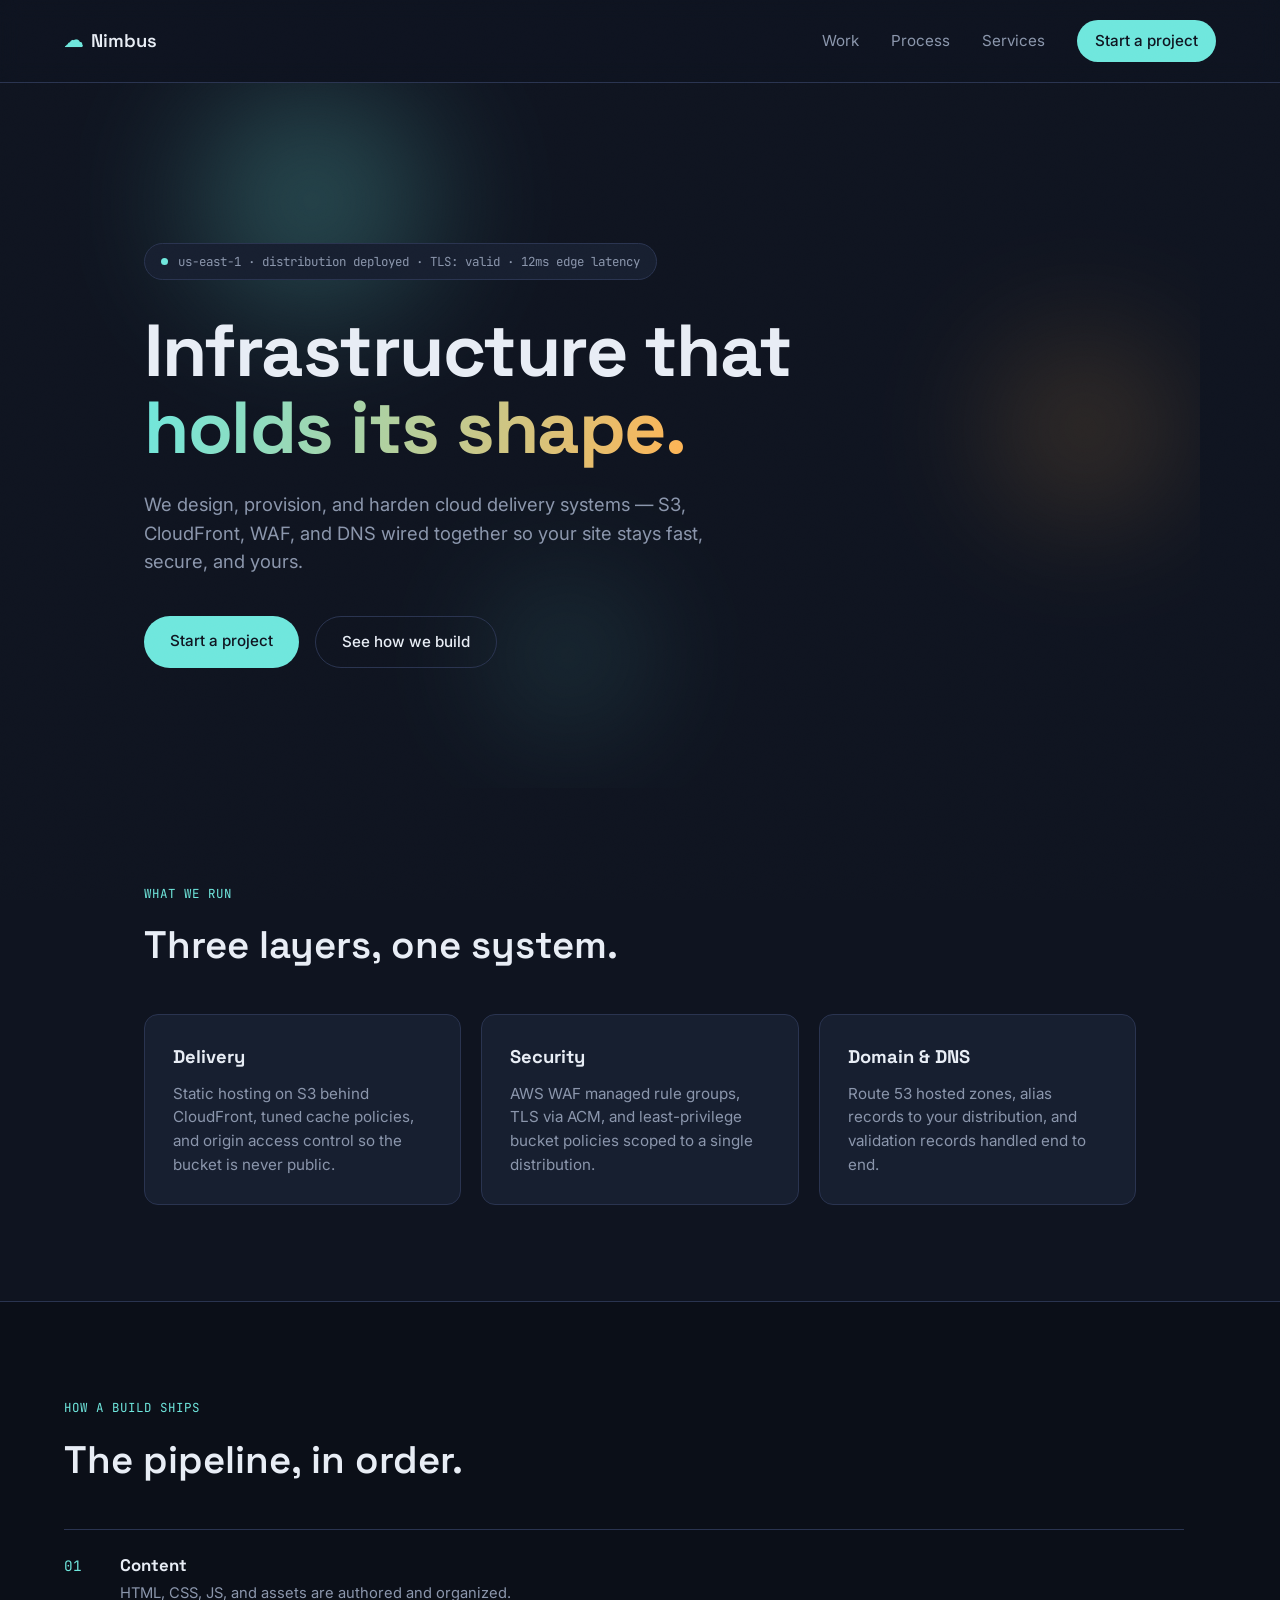
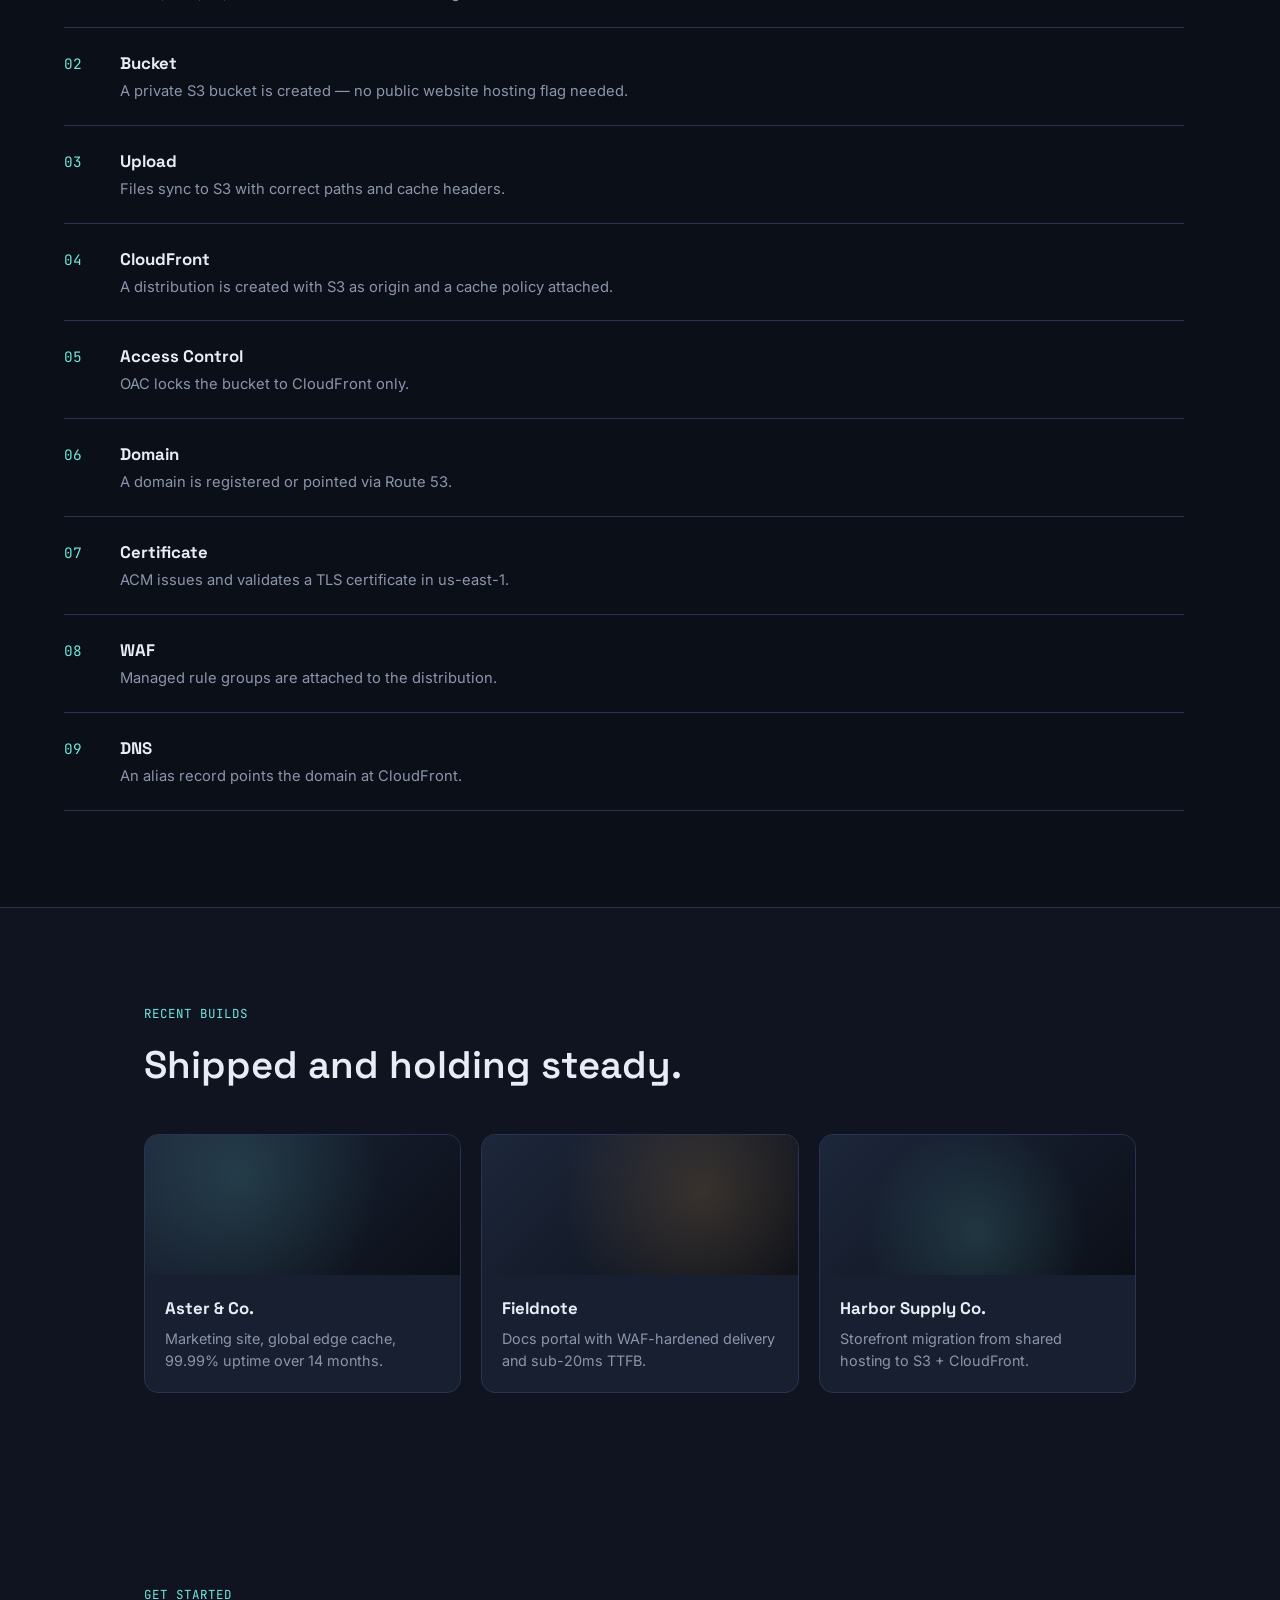
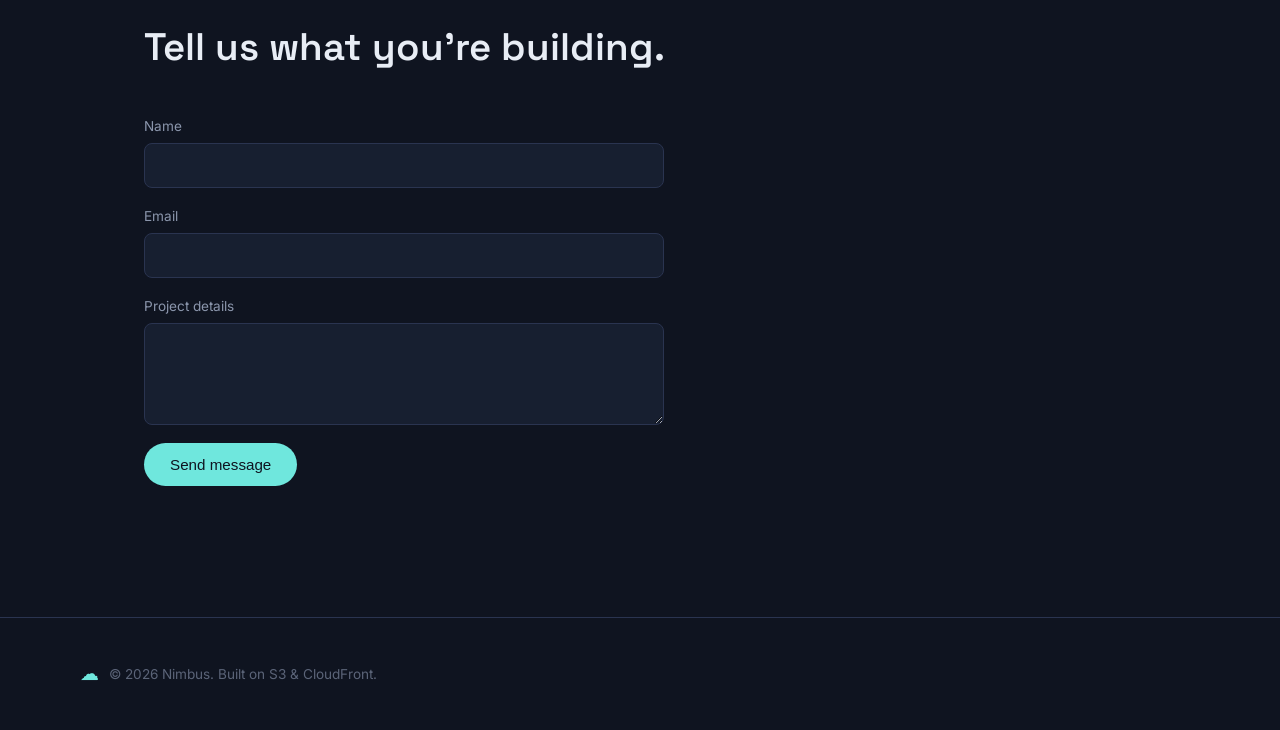
<file: index.html>
<!DOCTYPE html>
<html lang="en">
<head>
  <meta charset="UTF-8" />
  <meta name="viewport" content="width=device-width, initial-scale=1.0" />
  <title>Nimbus &mdash; Cloud Infrastructure, Built Right</title>
  <meta name="description" content="Nimbus designs and ships production-grade cloud infrastructure: static sites, CDNs, and secure delivery pipelines on AWS." />
  <link rel="preconnect" href="https://fonts.googleapis.com">
  <link rel="preconnect" href="https://fonts.gstatic.com" crossorigin>
  <link href="https://fonts.googleapis.com/css2?family=Space+Grotesk:wght@400;500;600;700&family=Inter:wght@400;500;600&family=JetBrains+Mono:wght@400;500&display=swap" rel="stylesheet">
  <link rel="stylesheet" href="css/style.css" />
</head>
<body>

  <div class="noise-overlay" aria-hidden="true"></div>

  <header class="site-header">
    <a href="#top" class="logo">
      <span class="logo-mark">&#9729;</span> Nimbus
    </a>
    <nav class="nav" aria-label="Primary">
      <a href="#work">Work</a>
      <a href="#process">Process</a>
      <a href="#services">Services</a>
      <a href="#contact" class="nav-cta">Start a project</a>
    </nav>
    <button class="nav-toggle" aria-label="Toggle menu" aria-expanded="false">
      <span></span><span></span><span></span>
    </button>
  </header>

  <main id="top">

    <!-- HERO -->
    <section class="hero">
      <div class="cloud-field" aria-hidden="true">
        <div class="nimbus nimbus-1"></div>
        <div class="nimbus nimbus-2"></div>
        <div class="nimbus nimbus-3"></div>
      </div>

      <div class="status-ticker" aria-hidden="true">
        <span class="status-dot"></span>
        <span id="statusText">us-east-1 &middot; distribution deployed &middot; TLS: valid &middot; 12ms edge latency</span>
      </div>

      <h1 class="hero-title">
        Infrastructure that<br />
        <span class="hero-title-accent">holds its shape.</span>
      </h1>
      <p class="hero-sub">
        We design, provision, and harden cloud delivery systems &mdash;
        S3, CloudFront, WAF, and DNS wired together so your site
        stays fast, secure, and yours.
      </p>
      <div class="hero-actions">
        <a href="#contact" class="btn btn-primary">Start a project</a>
        <a href="#process" class="btn btn-ghost">See how we build</a>
      </div>
    </section>

    <!-- SERVICES -->
    <section id="services" class="section">
      <p class="eyebrow">What we run</p>
      <h2 class="section-title">Three layers, one system.</h2>
      <div class="service-grid">
        <article class="service-card">
          <h3>Delivery</h3>
          <p>Static hosting on S3 behind CloudFront, tuned cache policies, and origin access control so the bucket is never public.</p>
        </article>
        <article class="service-card">
          <h3>Security</h3>
          <p>AWS WAF managed rule groups, TLS via ACM, and least-privilege bucket policies scoped to a single distribution.</p>
        </article>
        <article class="service-card">
          <h3>Domain &amp; DNS</h3>
          <p>Route 53 hosted zones, alias records to your distribution, and validation records handled end to end.</p>
        </article>
      </div>
    </section>

    <!-- PROCESS (real sequence, numbering is earned here) -->
    <section id="process" class="section section-alt">
      <p class="eyebrow">How a build ships</p>
      <h2 class="section-title">The pipeline, in order.</h2>
      <ol class="process-list">
        <li><span class="step-index">01</span><div><h4>Content</h4><p>HTML, CSS, JS, and assets are authored and organized.</p></div></li>
        <li><span class="step-index">02</span><div><h4>Bucket</h4><p>A private S3 bucket is created &mdash; no public website hosting flag needed.</p></div></li>
        <li><span class="step-index">03</span><div><h4>Upload</h4><p>Files sync to S3 with correct paths and cache headers.</p></div></li>
        <li><span class="step-index">04</span><div><h4>CloudFront</h4><p>A distribution is created with S3 as origin and a cache policy attached.</p></div></li>
        <li><span class="step-index">05</span><div><h4>Access Control</h4><p>OAC locks the bucket to CloudFront only.</p></div></li>
        <li><span class="step-index">06</span><div><h4>Domain</h4><p>A domain is registered or pointed via Route 53.</p></div></li>
        <li><span class="step-index">07</span><div><h4>Certificate</h4><p>ACM issues and validates a TLS certificate in us-east-1.</p></div></li>
        <li><span class="step-index">08</span><div><h4>WAF</h4><p>Managed rule groups are attached to the distribution.</p></div></li>
        <li><span class="step-index">09</span><div><h4>DNS</h4><p>An alias record points the domain at CloudFront.</p></div></li>
      </ol>
    </section>

    <!-- WORK -->
    <section id="work" class="section">
      <p class="eyebrow">Recent builds</p>
      <h2 class="section-title">Shipped and holding steady.</h2>
      <div class="work-grid">
        <article class="work-card">
          <div class="work-thumb work-thumb-1"></div>
          <h3>Aster &amp; Co.</h3>
          <p>Marketing site, global edge cache, 99.99% uptime over 14 months.</p>
        </article>
        <article class="work-card">
          <div class="work-thumb work-thumb-2"></div>
          <h3>Fieldnote</h3>
          <p>Docs portal with WAF-hardened delivery and sub-20ms TTFB.</p>
        </article>
        <article class="work-card">
          <div class="work-thumb work-thumb-3"></div>
          <h3>Harbor Supply Co.</h3>
          <p>Storefront migration from shared hosting to S3 + CloudFront.</p>
        </article>
      </div>
    </section>

    <!-- CONTACT -->
    <section id="contact" class="section section-contact">
      <p class="eyebrow">Get started</p>
      <h2 class="section-title">Tell us what you're building.</h2>
      <form class="contact-form" id="contactForm">
        <div class="form-row">
          <label for="name">Name</label>
          <input type="text" id="name" name="name" required autocomplete="name" />
        </div>
        <div class="form-row">
          <label for="email">Email</label>
          <input type="email" id="email" name="email" required autocomplete="email" />
        </div>
        <div class="form-row">
          <label for="message">Project details</label>
          <textarea id="message" name="message" rows="4" required></textarea>
        </div>
        <button type="submit" class="btn btn-primary">Send message</button>
        <p class="form-note" id="formNote" role="status" aria-live="polite"></p>
      </form>
    </section>

  </main>

  <footer class="site-footer">
    <div class="footer-row">
      <span class="logo-mark">&#9729;</span>
      <p>&copy; <span id="year"></span> Nimbus. Built on S3 &amp; CloudFront.</p>
    </div>
  </footer>

  <script src="js/app.js"></script>
</body>
</html>
</file>
<file: css/style.css>
/* ============================================
   Nimbus — design tokens
   ============================================ */
:root {
  --bg: #0F1420;
  --bg-alt: #0B0F18;
  --surface: #171F30;
  --surface-hover: #1D273B;
  --border: #2A3450;

  --text: #E8EDF5;
  --text-muted: #8B96AC;
  --text-faint: #5B6478;

  --accent: #6FE7DD;
  --accent-dim: rgba(111, 231, 221, 0.14);
  --accent-2: #FFB454;

  --font-display: 'Space Grotesk', sans-serif;
  --font-body: 'Inter', sans-serif;
  --font-mono: 'JetBrains Mono', monospace;

  --radius: 14px;
  --max-width: 1120px;
}

* { box-sizing: border-box; }

@media (prefers-reduced-motion: reduce) {
  *, *::before, *::after {
    animation-duration: 0.01ms !important;
    animation-iteration-count: 1 !important;
    transition-duration: 0.01ms !important;
    scroll-behavior: auto !important;
  }
}

html { scroll-behavior: smooth; }

body {
  margin: 0;
  background: var(--bg);
  color: var(--text);
  font-family: var(--font-body);
  line-height: 1.55;
  -webkit-font-smoothing: antialiased;
}

a { color: inherit; }

img { max-width: 100%; display: block; }

.noise-overlay {
  position: fixed;
  inset: 0;
  pointer-events: none;
  z-index: 999;
  opacity: 0.03;
  background-image: url("data:image/svg+xml,%3Csvg xmlns='http://www.w3.org/2000/svg' width='120' height='120'%3E%3Cfilter id='n'%3E%3CfeTurbulence type='fractalNoise' baseFrequency='0.9' numOctaves='2' stitchTiles='stitch'/%3E%3C/filter%3E%3Crect width='100%25' height='100%25' filter='url(%23n)'/%3E%3C/svg%3E");
  mix-blend-mode: overlay;
}

/* ============================================
   Header
   ============================================ */
.site-header {
  position: sticky;
  top: 0;
  z-index: 100;
  display: flex;
  align-items: center;
  justify-content: space-between;
  padding: 20px clamp(20px, 5vw, 64px);
  background: rgba(15, 20, 32, 0.72);
  backdrop-filter: blur(10px);
  border-bottom: 1px solid var(--border);
}

.logo {
  font-family: var(--font-display);
  font-weight: 600;
  font-size: 1.15rem;
  text-decoration: none;
  display: flex;
  align-items: center;
  gap: 8px;
}

.logo-mark {
  color: var(--accent);
  font-size: 1.2rem;
}

.nav {
  display: flex;
  align-items: center;
  gap: 32px;
}

.nav a {
  text-decoration: none;
  color: var(--text-muted);
  font-size: 0.95rem;
  transition: color 0.2s ease;
}

.nav a:hover { color: var(--text); }

.nav-cta {
  padding: 9px 18px;
  border-radius: 999px;
  background: var(--accent);
  color: var(--bg) !important;
  font-weight: 500;
}

.nav-cta:hover { color: var(--bg) !important; opacity: 0.9; }

.nav-toggle {
  display: none;
  flex-direction: column;
  gap: 5px;
  background: none;
  border: none;
  cursor: pointer;
  padding: 8px;
}

.nav-toggle span {
  width: 22px;
  height: 2px;
  background: var(--text);
  border-radius: 2px;
}

/* ============================================
   Hero
   ============================================ */
.hero {
  position: relative;
  overflow: hidden;
  padding: clamp(72px, 14vw, 160px) clamp(20px, 5vw, 64px) clamp(64px, 10vw, 120px);
  max-width: var(--max-width);
  margin: 0 auto;
  text-align: left;
}

.cloud-field {
  position: absolute;
  inset: -10% -10% auto -10%;
  height: 140%;
  z-index: 0;
  pointer-events: none;
}

.nimbus {
  position: absolute;
  border-radius: 50%;
  filter: blur(60px);
  opacity: 0.35;
  animation: drift 22s ease-in-out infinite;
}

.nimbus-1 {
  width: 420px; height: 280px;
  top: 5%; left: 10%;
  background: radial-gradient(circle, var(--accent), transparent 70%);
  animation-delay: 0s;
}

.nimbus-2 {
  width: 320px; height: 240px;
  top: 30%; right: 5%;
  background: radial-gradient(circle, var(--accent-2), transparent 70%);
  opacity: 0.22;
  animation-delay: -8s;
  animation-duration: 26s;
}

.nimbus-3 {
  width: 260px; height: 200px;
  top: 55%; left: 35%;
  background: radial-gradient(circle, var(--accent), transparent 70%);
  opacity: 0.18;
  animation-delay: -14s;
  animation-duration: 30s;
}

@keyframes drift {
  0%, 100% { transform: translate(0, 0); }
  50% { transform: translate(30px, -20px); }
}

.status-ticker {
  position: relative;
  z-index: 1;
  display: inline-flex;
  align-items: center;
  gap: 10px;
  padding: 8px 16px;
  border: 1px solid var(--border);
  border-radius: 999px;
  background: var(--surface);
  font-family: var(--font-mono);
  font-size: 0.78rem;
  color: var(--text-muted);
  margin-bottom: 32px;
}

.status-dot {
  width: 7px;
  height: 7px;
  border-radius: 50%;
  background: var(--accent);
  box-shadow: 0 0 0 0 rgba(111, 231, 221, 0.5);
  animation: pulse 2s infinite;
}

@keyframes pulse {
  0% { box-shadow: 0 0 0 0 rgba(111, 231, 221, 0.5); }
  70% { box-shadow: 0 0 0 8px rgba(111, 231, 221, 0); }
  100% { box-shadow: 0 0 0 0 rgba(111, 231, 221, 0); }
}

.hero-title {
  position: relative;
  z-index: 1;
  font-family: var(--font-display);
  font-size: clamp(2.4rem, 6vw, 4.6rem);
  font-weight: 700;
  line-height: 1.05;
  letter-spacing: -0.02em;
  margin: 0 0 24px;
}

.hero-title-accent {
  background: linear-gradient(100deg, var(--accent), var(--accent-2));
  -webkit-background-clip: text;
  background-clip: text;
  color: transparent;
}

.hero-sub {
  position: relative;
  z-index: 1;
  max-width: 560px;
  font-size: clamp(1rem, 1.6vw, 1.15rem);
  color: var(--text-muted);
  margin: 0 0 40px;
}

.hero-actions {
  position: relative;
  z-index: 1;
  display: flex;
  gap: 16px;
  flex-wrap: wrap;
}

.btn {
  display: inline-block;
  padding: 13px 26px;
  border-radius: 999px;
  font-weight: 500;
  font-size: 0.95rem;
  text-decoration: none;
  transition: transform 0.15s ease, opacity 0.15s ease;
}

.btn:hover { transform: translateY(-2px); }

.btn-primary {
  background: var(--accent);
  color: var(--bg);
}

.btn-ghost {
  border: 1px solid var(--border);
  color: var(--text);
}

.btn-ghost:hover { border-color: var(--accent); }

/* ============================================
   Sections
   ============================================ */
.section {
  max-width: var(--max-width);
  margin: 0 auto;
  padding: clamp(56px, 8vw, 96px) clamp(20px, 5vw, 64px);
}

.section-alt {
  max-width: 100%;
  background: var(--bg-alt);
  border-top: 1px solid var(--border);
  border-bottom: 1px solid var(--border);
}

.section-alt > * {
  max-width: var(--max-width);
  margin-left: auto;
  margin-right: auto;
}

.eyebrow {
  font-family: var(--font-mono);
  font-size: 0.78rem;
  letter-spacing: 0.08em;
  text-transform: uppercase;
  color: var(--accent);
  margin: 0 0 12px;
}

.section-title {
  font-family: var(--font-display);
  font-size: clamp(1.7rem, 3.5vw, 2.4rem);
  font-weight: 600;
  margin: 0 0 40px;
  max-width: 640px;
}

/* Services */
.service-grid {
  display: grid;
  grid-template-columns: repeat(3, 1fr);
  gap: 20px;
}

.service-card {
  background: var(--surface);
  border: 1px solid var(--border);
  border-radius: var(--radius);
  padding: 28px;
  transition: background 0.2s ease, border-color 0.2s ease;
}

.service-card:hover {
  background: var(--surface-hover);
  border-color: var(--accent);
}

.service-card h3 {
  font-family: var(--font-display);
  margin: 0 0 10px;
  font-size: 1.15rem;
}

.service-card p {
  color: var(--text-muted);
  margin: 0;
  font-size: 0.95rem;
}

/* Process */
.process-list {
  list-style: none;
  margin: 0;
  padding: 0;
  display: grid;
  gap: 0;
  border-top: 1px solid var(--border);
}

.process-list li {
  display: flex;
  gap: 28px;
  align-items: flex-start;
  padding: 22px 0;
  border-bottom: 1px solid var(--border);
}

.step-index {
  font-family: var(--font-mono);
  color: var(--accent);
  font-size: 0.9rem;
  padding-top: 3px;
  flex-shrink: 0;
  width: 28px;
}

.process-list h4 {
  font-family: var(--font-display);
  margin: 0 0 4px;
  font-size: 1.05rem;
}

.process-list p {
  color: var(--text-muted);
  margin: 0;
  font-size: 0.92rem;
}

/* Work */
.work-grid {
  display: grid;
  grid-template-columns: repeat(3, 1fr);
  gap: 20px;
}

.work-card {
  border: 1px solid var(--border);
  border-radius: var(--radius);
  overflow: hidden;
  background: var(--surface);
}

.work-thumb {
  height: 140px;
  background: linear-gradient(135deg, var(--surface-hover), var(--bg-alt));
  position: relative;
}

.work-thumb::after {
  content: '';
  position: absolute;
  inset: 0;
  background: radial-gradient(circle at 30% 30%, var(--accent-dim), transparent 60%);
}

.work-thumb-2::after { background: radial-gradient(circle at 70% 40%, rgba(255,180,84,0.16), transparent 60%); }
.work-thumb-3::after { background: radial-gradient(circle at 50% 70%, var(--accent-dim), transparent 60%); }

.work-card h3 {
  font-family: var(--font-display);
  margin: 20px 20px 6px;
  font-size: 1.05rem;
}

.work-card p {
  color: var(--text-muted);
  margin: 0 20px 20px;
  font-size: 0.9rem;
}

/* Contact */
.contact-form {
  max-width: 520px;
  display: grid;
  gap: 18px;
}

.form-row {
  display: grid;
  gap: 6px;
}

.form-row label {
  font-size: 0.85rem;
  color: var(--text-muted);
}

.form-row input,
.form-row textarea {
  background: var(--surface);
  border: 1px solid var(--border);
  border-radius: 8px;
  padding: 12px 14px;
  color: var(--text);
  font-family: var(--font-body);
  font-size: 0.95rem;
  resize: vertical;
}

.form-row input:focus,
.form-row textarea:focus {
  outline: 2px solid var(--accent);
  outline-offset: 1px;
}

.contact-form .btn {
  justify-self: start;
  border: none;
  cursor: pointer;
}

.form-note {
  font-size: 0.88rem;
  color: var(--accent);
  min-height: 1.2em;
  margin: 0;
}

/* ============================================
   Footer
   ============================================ */
.site-footer {
  border-top: 1px solid var(--border);
  padding: 32px clamp(20px, 5vw, 64px);
}

.footer-row {
  max-width: var(--max-width);
  margin: 0 auto;
  display: flex;
  align-items: center;
  gap: 10px;
  color: var(--text-faint);
  font-size: 0.85rem;
}

/* ============================================
   Responsive
   ============================================ */
@media (max-width: 860px) {
  .service-grid,
  .work-grid {
    grid-template-columns: 1fr;
  }
}

@media (max-width: 720px) {
  .nav {
    position: fixed;
    top: 68px;
    left: 0;
    right: 0;
    background: var(--bg);
    border-bottom: 1px solid var(--border);
    flex-direction: column;
    align-items: flex-start;
    gap: 0;
    padding: 8px 20px 20px;
    transform: translateY(-150%);
    transition: transform 0.25s ease;
  }

  .nav.open { transform: translateY(0); }

  .nav a {
    width: 100%;
    padding: 14px 0;
    border-bottom: 1px solid var(--border);
  }

  .nav-cta {
    margin-top: 10px;
    text-align: center;
  }

  .nav-toggle { display: flex; }
}
</file>
